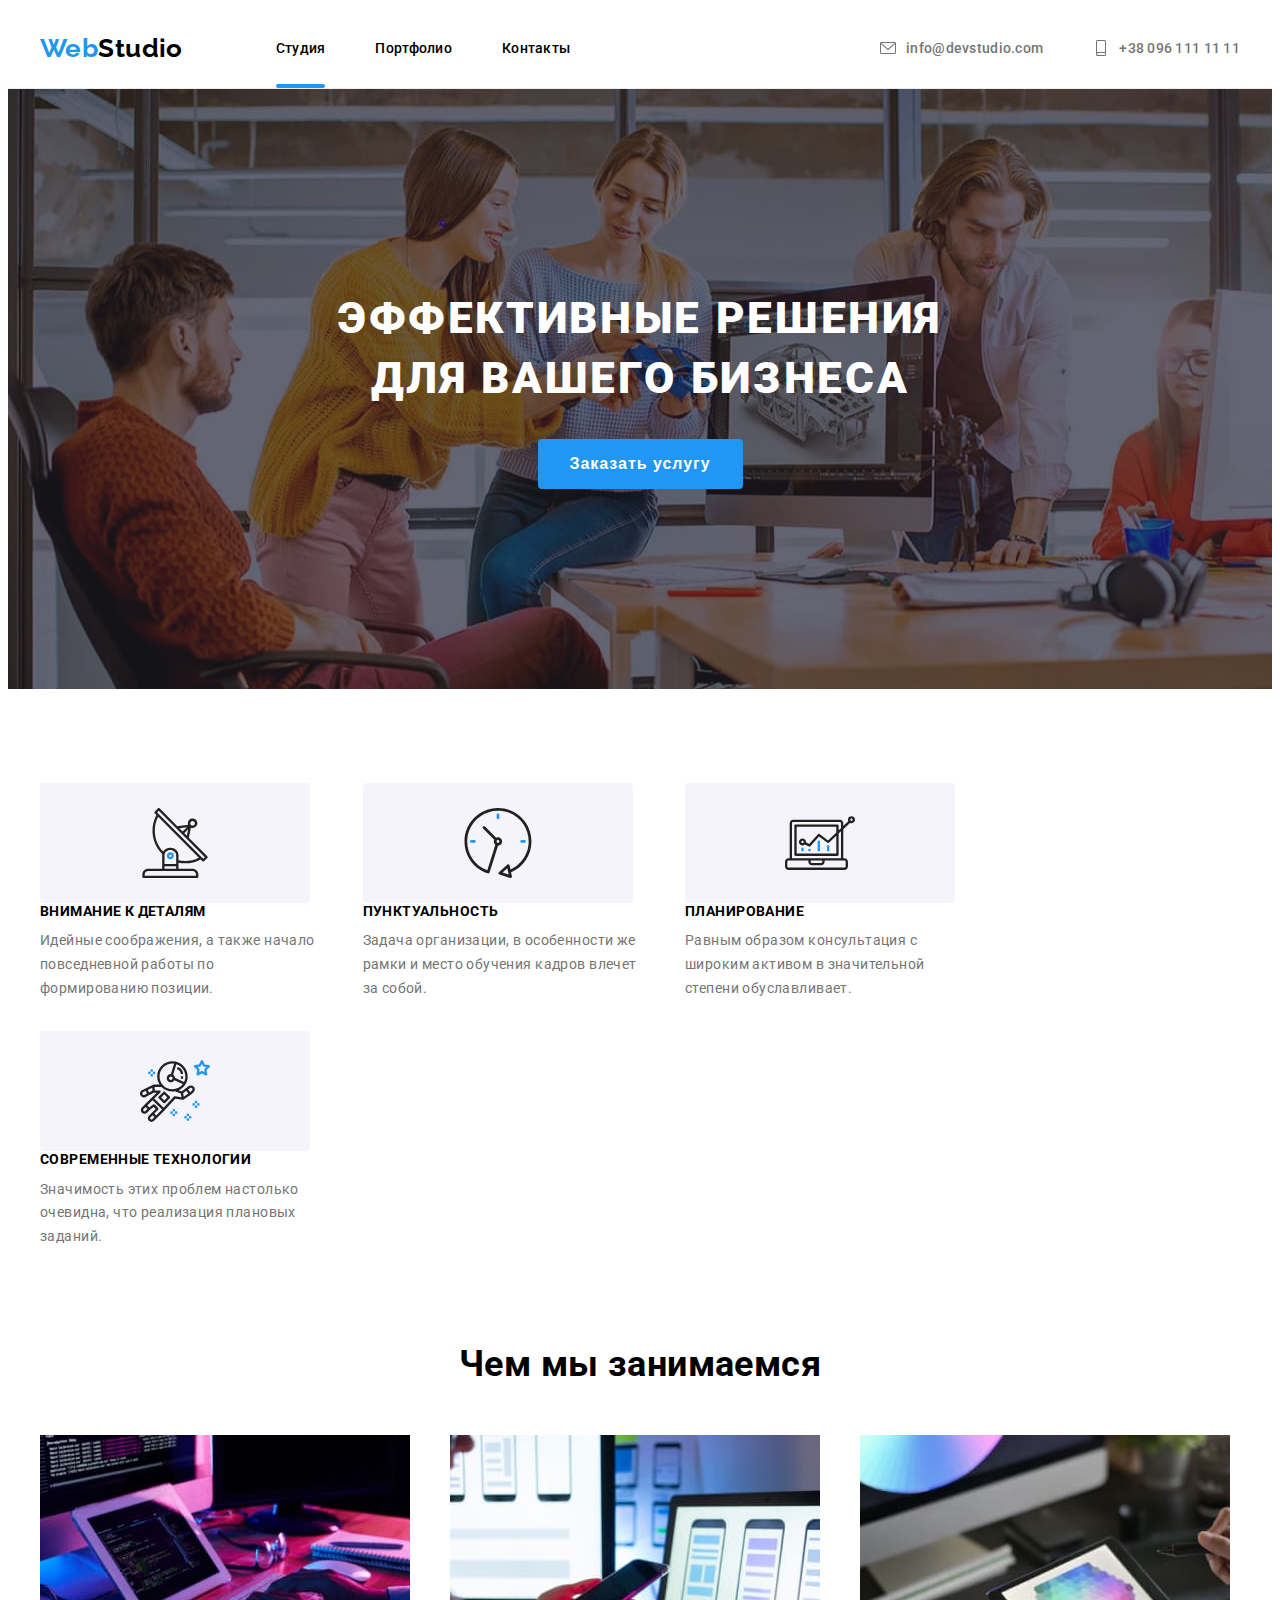
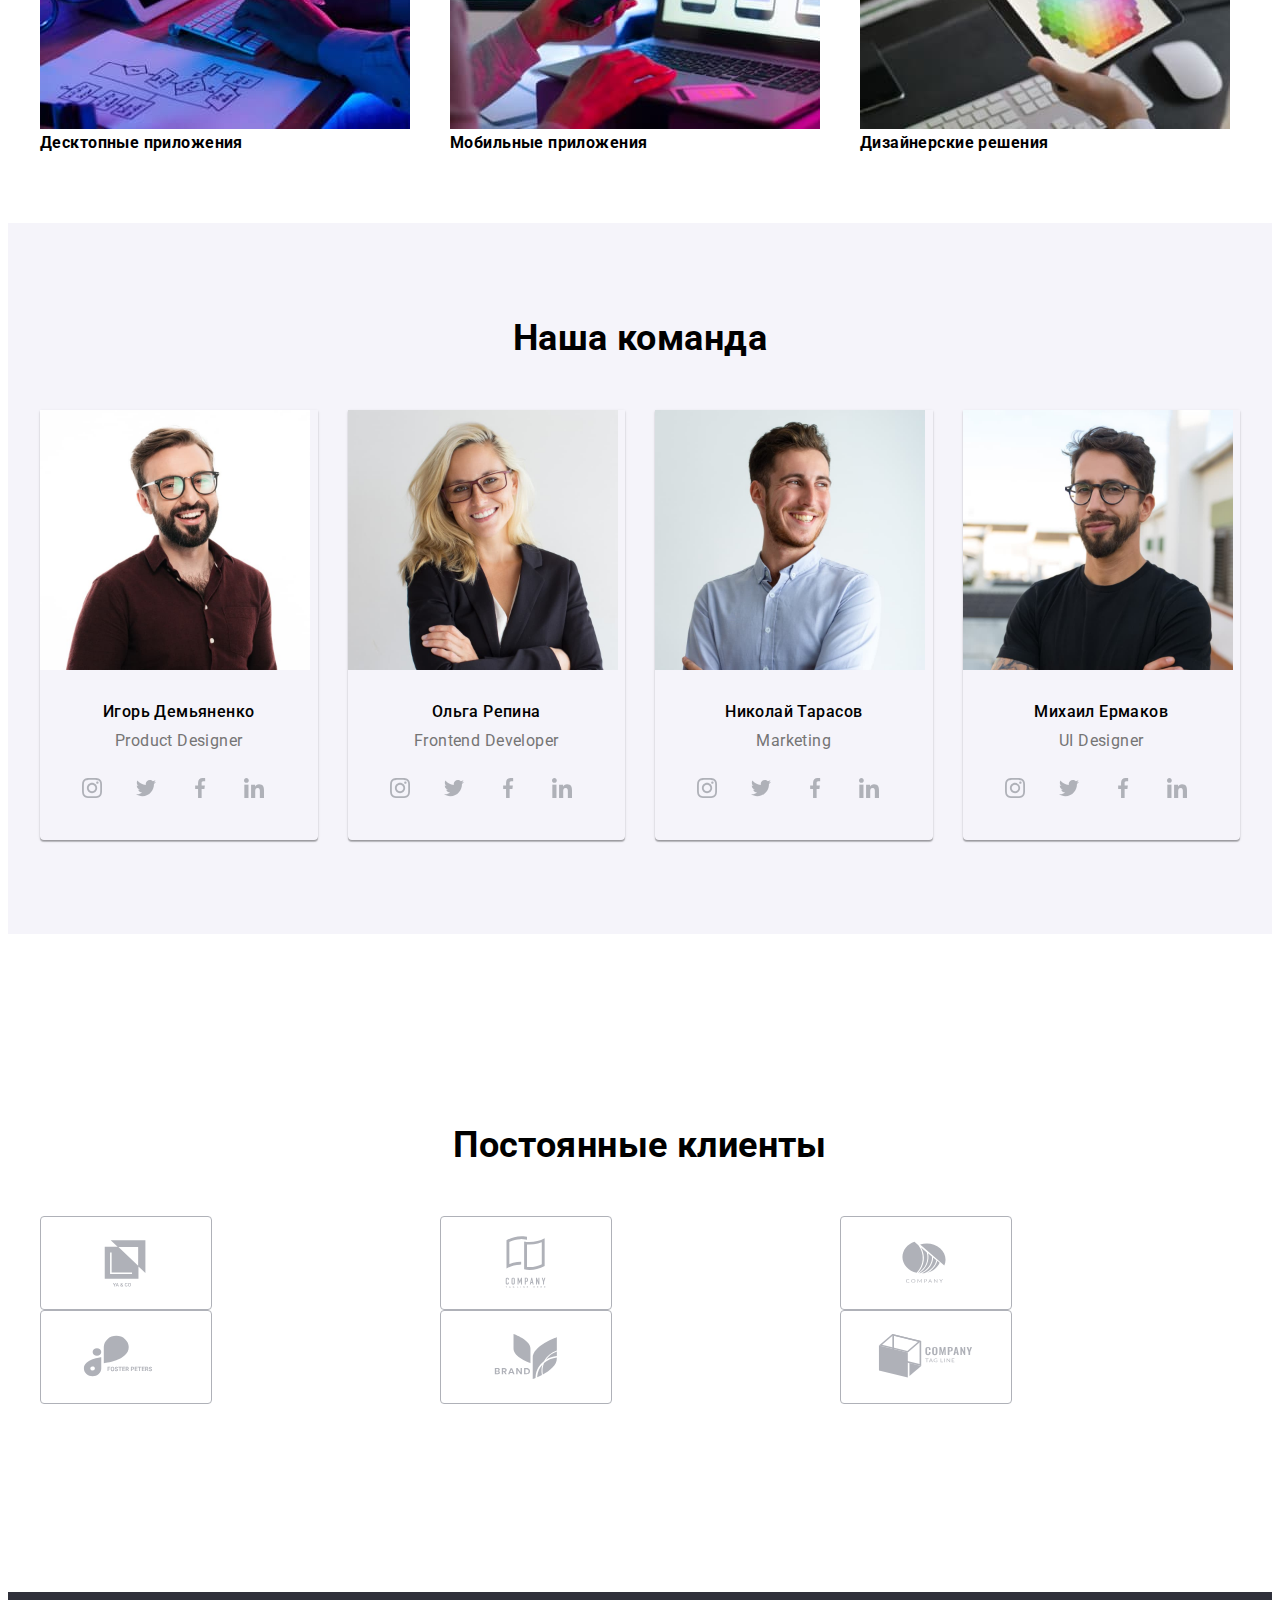
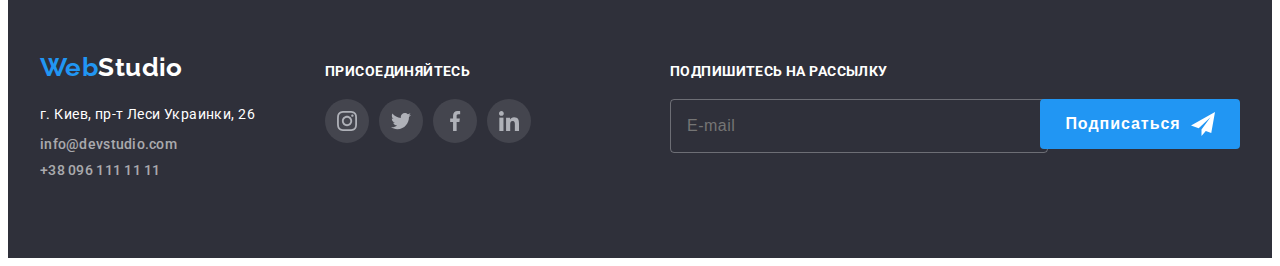
<file: index.html>
<!DOCTYPE html>
<html lang="ru">

<head>
    <meta charset="UTF-8">
    <meta http-equiv="X-UA-Compatible" content="IE=edge">
    <meta name="viewport" content="width=device-width, initial-scale=1.0">
    <link rel="preconnect" href="https://fonts.gstatic.com">
    <link
        href="https://fonts.googleapis.com/css2?family=Raleway:wght@700&family=Roboto:wght@400;500;700;900&display=swap"
        rel="stylesheet">
    <link rel="stylesheet" href="https://cdnjs.cloudflare.com/ajax/libs/modern-normalize/1.1.0/modern-normalize.min.css"
        integrity="sha512-wpPYUAdjBVSE4KJnH1VR1HeZfpl1ub8YT/NKx4PuQ5NmX2tKuGu6U/JRp5y+Y8XG2tV+wKQpNHVUX03MfMFn9Q=="
        crossorigin="anonymous" referrerpolicy="no-referrer" />
    <link rel="stylesheet" href="./css/main.min.css">
    <title>Студия</title>
</head>

<body>
    <header class="header">
        <div class="container header__container">
            <nav class="nav">
                <a class="logo header__logo" href="./index.html" lang="en"><span class="logo__part">Web</span>Studio</a>
                <ul class="nav-list">
                    <li class="nav-list__item" >
                        <a class="nav-list__link current" href="./index.html">Студия</a>
                    </li>
                    <li class="nav-list__item">
                        <a class="nav-list__link" href="./portfolio.html">Портфолио</a>
                    </li>
                    <li class="nav-list__item">
                        <a class="nav-list__link" href="">Контакты</a>
                    </li>
                </ul>
            </nav>
            <ul class="header-list">
                <li class="header-list__item">
                    <a class="contact-link" href="mailto:info@devstudio.com">
                        <svg class="contact-link__icon" width="16" height="16">
                            <use href="./image/sprite.svg#icon-envelope"></use>
                        </svg>info@devstudio.com</a>
                </li>
                <li class="header-list__item">
                    <a class="contact-link" href="tel:+380961111111">
                        <svg class="contact-link__icon" width="16" height="16">
                            <use href="./image/sprite.svg#icon-smartphone"></use>
                        </svg>
                        +38 096 111 11 11
                    </a>
                </li>
            </ul>
        </div>
    </header>

    <main>
        <section class="hero">
            <div class="container hero__container">
                <h1 class="hero__title">Эффективные решения для вашего бизнеса</h1>
                <button class="btn hero__button" type="button" data-modal-open>Заказать услугу</button>
            </div>

        </section>
        <section class="section preference-section">
            <div class="container">
                <h2 hidden>Наше преимущество</h2>
                <ul class="preference-list">
                    <li class="preference-list__item">
                        <div class="preference-list__icon">
                            <svg width="70" height="70">
                                <use href="./image/sprite.svg#icon-antenna"></use>
                            </svg>
                        </div>
                        <h3 class="preference-list__title">Внимание к деталям</h3>
                        <p class="preference-list__text">Идейные соображения, а также начало повседневной работы по
                            формированию позиции.</p>
                    </li>
                    <li class="preference-list__item">
                        <div class="preference-list__icon">
                            <svg width="70" height="70">
                                <use href="./image/sprite.svg#icon-clock"></use>
                            </svg>
                        </div>
                        <h3 class="preference-list__title">Пунктуальность</h3>
                        <p class="preference-list__text">Задача организации, в особенности же рамки и место обучения кадров
                            влечет за собой.
                        </p>
                    </li>
                    <li class="preference-list__item">
                        <div class="preference-list__icon">
                            <svg width="70" height="70">
                                <use href="./image/sprite.svg#icon-diagram"></use>
                            </svg>
                        </div>
                        <h3 class="preference-list__title">Планирование</h3>
                        <p class="preference-list__text">Равным образом консультация с широким активом в значительной степени
                            обуславливает.
                        </p>
                    </li>
                    <li class="preference-list__item">
                        <div class="preference-list__icon">
                            <svg width="70" height="70">
                                <use href="./image/sprite.svg#icon-astronaut"></use>
                            </svg>
                        </div>
                        <h3 class="preference-list__title">Современные технологии</h3>
                        <p class="preference-list__text">Значимость этих проблем настолько очевидна, что реализация плановых
                            заданий.</p>
                    </li>
                </ul>
            </div>
        </section>
        <section class="section work-section">
            <div class="container">
                <h2 class="section-title">Чем мы занимаемся</h2>
                <ul class="work-section__list">
                    <li class="work-section__item">
                        <div class="work-card">
                            <img src="./image/box1.jpg" alt="написание кода" width="370" height="294">
                            <h3 class="work-card__title">Десктопные приложения</h3>
                        </div>
                    </li>
                    <li class="work-section__item">
                        <div class="work-card">
                            <img src="./image/box2.jpg" alt="макеты мобильного приложения" width="370" height="294">
                            <h3 class="work-card__title">Мобильные приложения</h3>
                        </div>
                    </li>
                    <li class="work-section__item">
                        <div class="work-card">
                            <img src="./image/box3.jpg" alt="цветовая палитра" width="370" height="294">
                            <h3 class="work-card__title">Дизайнерские решения</h3>
                        </div>
                    </li>
                </ul>
            </div>
        </section>
        <section class="section team-section">
            <div class="container">
                <h2 class="section-title">Наша команда</h2>
                <ul class="team-section__list">
                    <li class="team-section__item">
                        <div class="card-thumb">
                            <img src="./image/Product-Designer.jpg" alt="Игорь Демьяненко" width="270" height="260">
                        </div>
                        <div class="card-component">
                            <h3 class="employee">Игорь Демьяненко</h3>
                            <p class="specialty">Product Designer</p>
                            <ul class="social-networks">
                                <li class="social-networks__item">
                                    <a href="" class="social-networks__link">
                                        <svg class="social-networks__icon">
                                            <use href="./image/sprite.svg#icon-instagram"></use>
                                        </svg>
                                    </a>
                                </li>
                                <li class="social-networks__item">
                                    <a href="" class="social-networks__link">
                                        <svg class="social-networks__icon">
                                            <use href="./image/sprite.svg#icon-twitter"></use>
                                        </svg>
                                    </a>
                                </li>
                                <li class="social-networks__item">
                                    <a href="" class="social-networks__link">
                                        <svg class="social-networks__icon">
                                            <use href="./image/sprite.svg#icon-facebook"></use>
                                        </svg>
                                    </a>
                                </li>
                                <li class="social-networks__item">
                                    <a href="" class="social-networks__link">
                                        <svg class="social-networks__icon">
                                            <use href="./image/sprite.svg#icon-linkedin"></use>
                                        </svg>
                                    </a>
                                </li>
                            </ul>
                        </div>
                    </li>

                    <li class="team-section__item">
                        <div class="card-thumb">
                            <img src="./image/Frontend-Developer.jpg" alt="Ольга Репина" width="270" height="260">
                        </div>
                        <div class="card-component">
                            <h3 class="employee">Ольга Репина</h3>
                            <p class="specialty">Frontend Developer</p>
                            <ul class="social-networks">
                                <li class="social-networks__item">
                                    <a href="" class="social-networks__link">
                                        <svg class="social-networks__icon">
                                            <use href="./image/sprite.svg#icon-instagram"></use>
                                        </svg>
                                    </a>
                                </li>
                                <li class="social-networks__item">
                                    <a href="" class="social-networks__link">
                                        <svg class="social-networks__icon">
                                            <use href="./image/sprite.svg#icon-twitter"></use>
                                        </svg>
                                    </a>
                                </li>
                                <li class="social-networks__item">
                                    <a href="" class="social-networks__link">
                                        <svg class="social-networks__icon">
                                            <use href="./image/sprite.svg#icon-facebook"></use>
                                        </svg>
                                    </a>
                                </li>
                                <li class="social-networks__item">
                                    <a href="" class="social-networks__link">
                                        <svg class="social-networks__icon">
                                            <use href="./image/sprite.svg#icon-linkedin"></use>
                                        </svg>
                                    </a>
                                </li>
                            </ul>
                        </div>
                    </li>

                    <li class="team-section__item">
                        <div class="card-thumb">
                            <img src="./image/Marketing.jpg" alt="Николай Тарасов" width="270" height="260">
                        </div>
                        <div class="card-component">
                            <h3 class="employee">Николай Тарасов</h3>
                            <p class="specialty">Marketing</p>
                            <ul class="social-networks">
                                <li class="social-networks__item">
                                    <a href="" class="social-networks__link">
                                        <svg class="social-networks__icon">
                                            <use href="./image/sprite.svg#icon-instagram"></use>
                                        </svg>
                                    </a>
                                </li>
                                <li class="social-networks__item">
                                    <a href="" class="social-networks__link">
                                        <svg class="social-networks__icon">
                                            <use href="./image/sprite.svg#icon-twitter"></use>
                                        </svg>
                                    </a>
                                </li>
                                <li class="social-networks__item">
                                    <a href="" class="social-networks__link">
                                        <svg class="social-networks__icon">
                                            <use href="./image/sprite.svg#icon-facebook"></use>
                                        </svg>
                                    </a>
                                </li>
                                <li class="social-networks__item">
                                    <a href="" class="social-networks__link">
                                        <svg class="social-networks__icon">
                                            <use href="./image/sprite.svg#icon-linkedin"></use>
                                        </svg>
                                    </a>
                                </li>
                            </ul>
                        </div>
                    </li>

                    <li class="team-section__item">
                        <div class="card-thumb">
                            <img class="team-img" src="./image/UI-Designer.jpg" alt="Михаил Ермаков" width="270"
                                height="260">
                        </div>
                        <div class="card-component">
                            <h3 class="employee">Михаил Ермаков</h3>
                            <p class="specialty">UI Designer</p>
                            <ul class="social-networks">
                                <li class="social-networks__item">
                                    <a href="" class="social-networks__link">
                                        <svg class="social-networks__icon">
                                            <use href="./image/sprite.svg#icon-instagram"></use>
                                        </svg>
                                    </a>
                                </li>
                                <li class="social-networks__item">
                                    <a href="" class="social-networks__link">
                                        <svg class="social-networks__icon">
                                            <use href="./image/sprite.svg#icon-twitter"></use>
                                        </svg>
                                    </a>
                                </li>
                                <li class="social-networks__item">
                                    <a href="" class="social-networks__link">
                                        <svg class="social-networks__icon">
                                            <use href="./image/sprite.svg#icon-facebook"></use>
                                        </svg>
                                    </a>
                                </li>
                                <li class="social-networks__item">
                                    <a href="" class="social-networks__link">
                                        <svg class="social-networks__icon">
                                            <use href="./image/sprite.svg#icon-linkedin"></use>
                                        </svg>
                                    </a>
                                </li>
                            </ul>
                        </div>
                    </li>
                </ul>
            </div>
        </section>

        <section class="section customer-section">
            <div class="container customer-section__container">
                <h2 class="section-title">Постоянные клиенты</h2>
                <ul class="customer-list">
                    <li class="customer-list__item">
                        <a class="customer-list__link" href="">
                            <svg class="customer-list__icon" width="106" height="60">
                                <use href="./image/sprite.svg#icon-logo"></use>
                            </svg>
                        </a>
                    </li>
                    <li class="customer-list__item">
                        <a class="customer-list__link" href="">
                            <svg class="customer-list__icon" width="106" height="60">
                                <use href="./image/sprite.svg#icon-logo1"></use>
                            </svg>
                        </a>
                    </li>
                    <li class="customer-list__item">
                        <a class="customer-list__link" href="">
                            <svg class="customer-list__icon" width="106" height="60">
                                <use href="./image/sprite.svg#icon-logo2"></use>
                            </svg>
                        </a>
                    </li>
                    <li class="customer-list__item">
                        <a class="customer-list__link" href="">
                            <svg class="customer-list__icon" width="106" height="60">
                                <use href="./image/sprite.svg#icon-logo3"></use>
                            </svg>
                        </a>
                    </li>
                    <li class="customer-list__item">
                        <a class="customer-list__link" href="">
                            <svg class="customer-list__icon" width="106" height="60">
                                <use href="./image/sprite.svg#icon-logo4"></use>
                            </svg>
                        </a>
                    </li>
                    <li class="customer-list__item">
                        <a class="customer-list__link" href="">
                            <svg class="customer-list__icon" width="106" height="60">
                                <use href="./image/sprite.svg#icon-logo5"></use>
                            </svg>
                        </a>
                    </li>
                </ul>
            </div>
        </section>
    </main>

    <footer class="footer">
        <div class="container footer__container">
            <div class="footer__address">
                <a class="logo footer__logo" href="/index.html" lang="en"><span class="logo__part">Web</span>Studio</a>
                <address>
                    <ul class="address-list footer__address-list">
                        <li class="address-list__item">
                            <a class="address-list__link" href="https://goo.gl/maps/XUeU43AZjisHMiNE7" target="_blank"
                                rel="noopener noreferrer">г. Киев, пр-т Леси Украинки, 26</a>
                        </li>
                        <li class="address-list__item">
                            <a class="contact-link" href="mailto:info@devstudio.com">info@devstudio.com</a>
                        </li>
                        <li class="address-list__item">
                            <a class="contact-link" href="tel:+380961111111">+38 096 111 11 11</a>
                        </li>
                    </ul>
                </address>
            </div>
            <div class="footer__network">
                <h2 class="footer__title">присоединяйтесь</h2>
                <ul class="social-networks">
                    <li class="social-networks__item">
                        <a href="" class="social-networks__link social-networks__link-dark">
                            <svg class="social-networks__icon">
                                <use class="social-networks__network" href="./image/sprite.svg#icon-instagram"></use>
                            </svg>
                        </a>
                    </li>
                    <li class="social-networks__item">
                        <a href="" class="social-networks__link social-networks__link-dark">
                            <svg class="social-networks__icon">
                                <use class="social-networks__network" href="./image/sprite.svg#icon-twitter"></use>
                            </svg>
                        </a>
                    </li>
                    <li class="social-networks__item">
                        <a href="" class="social-networks__link social-networks__link-dark">
                            <svg class="social-networks__icon">
                                <use class="social-networks__network" href="./image/sprite.svg#icon-facebook"></use>
                            </svg>
                        </a>
                    </li>
                    <li class="social-networks__item">
                        <a href="" class="social-networks__link social-networks__link-dark">
                            <svg class="social-networks__icon">
                                <use class="social-networks__network" href="./image/sprite.svg#icon-linkedin"></use>
                            </svg>
                        </a>
                    </li>
                </ul>
            </div>

            <div class="footer__form-container">
                <h2 class="footer__title">Подпишитесь на рассылку</h2>
                <form action="#" class=" form footer-form">
                    <label class="footer-form__field">
                        <input type="email" class="footer-form__input" name="user-email" placeholder="E-mail">
                    </label>
                    <button type="submit" class="footer-form__btn">Подписаться
                        <svg class="footer-form__icon" width="24" height="24">
                            <use href="./image/sprite.svg#icon-send"></use>
                        </svg>
                    </button>
                </form>
            </div>

        </div>
    </footer>
    <div class="backdrop is-hidden" data-modal>
        <div class="modal">
            <button type="button" class="modal__close-btn" data-modal-close>
                <svg width="18" height="18">
                    <use href="./image/sprite.svg#icon-close-black-18dp-2"></use>
                </svg>
            </button>
            <form action="#" class="modal-form">
                <p class="modal-form__title">Оставьте свои данные, мы вам перезвоним</p>
                <label class="modal-form__field">
                    Имя
                    <span class="modal-form__box">
                        <input type="text" class="modal-form__input" name="user-name" minlength="2"
                            pattern="[a-zA-Zа-яёА-ЯЁ]+" title="Имя должно содержать символы кирилицы или латиницы"
                            required>
                        <svg class="modal-form__icon">
                            <use href="./image/sprite.svg#icon-person-black"></use>
                        </svg>
                    </span>
                </label>
                <label class="modal-form__field">
                    Телефон
                    <span class="modal-form__box">
                        <input type="tel" class="modal-form__input" name="user-phone" pattern="[0-9]{3}-[0-9]{3}-[0-9]{2}-[0-9]{2}" title="096-000-00-00" required>
                        <svg class="modal-form__icon">
                            <use href="./image/sprite.svg#icon-phone-black"></use>
                        </svg>
                    </span>
                </label>
                <label class="modal-form__field">
                    Почта
                    <span class="modal-form__box">
                        <input type="email" class="modal-form__input" name="user-email">
                        <svg class="modal-form__icon">
                            <use href="./image/sprite.svg#icon-email-black"></use>
                        </svg>
                    </span>
                </label>
                <label class="modal-form__field">
                    Комментарий
                    <textarea class="modal-form__message" placeholder="Введите текст"></textarea>
                </label>

                <input type="checkbox" class="modal-form__checkbox visually-hidden" id="accept-policy">
                <label for="accept-policy" class="modal-form__checkbox-label">Соглашаюсь с рассылкой и принимаю&nbsp;<a href="#" class="modal-form__label-link">Условия договора</a></label>
                <button type="submit" class="modal-form__btn">Отправить</button>
            </form>
        </div>
    </div>
    <script src="./js/modal.js"></script>
</body>

</html>
</file>
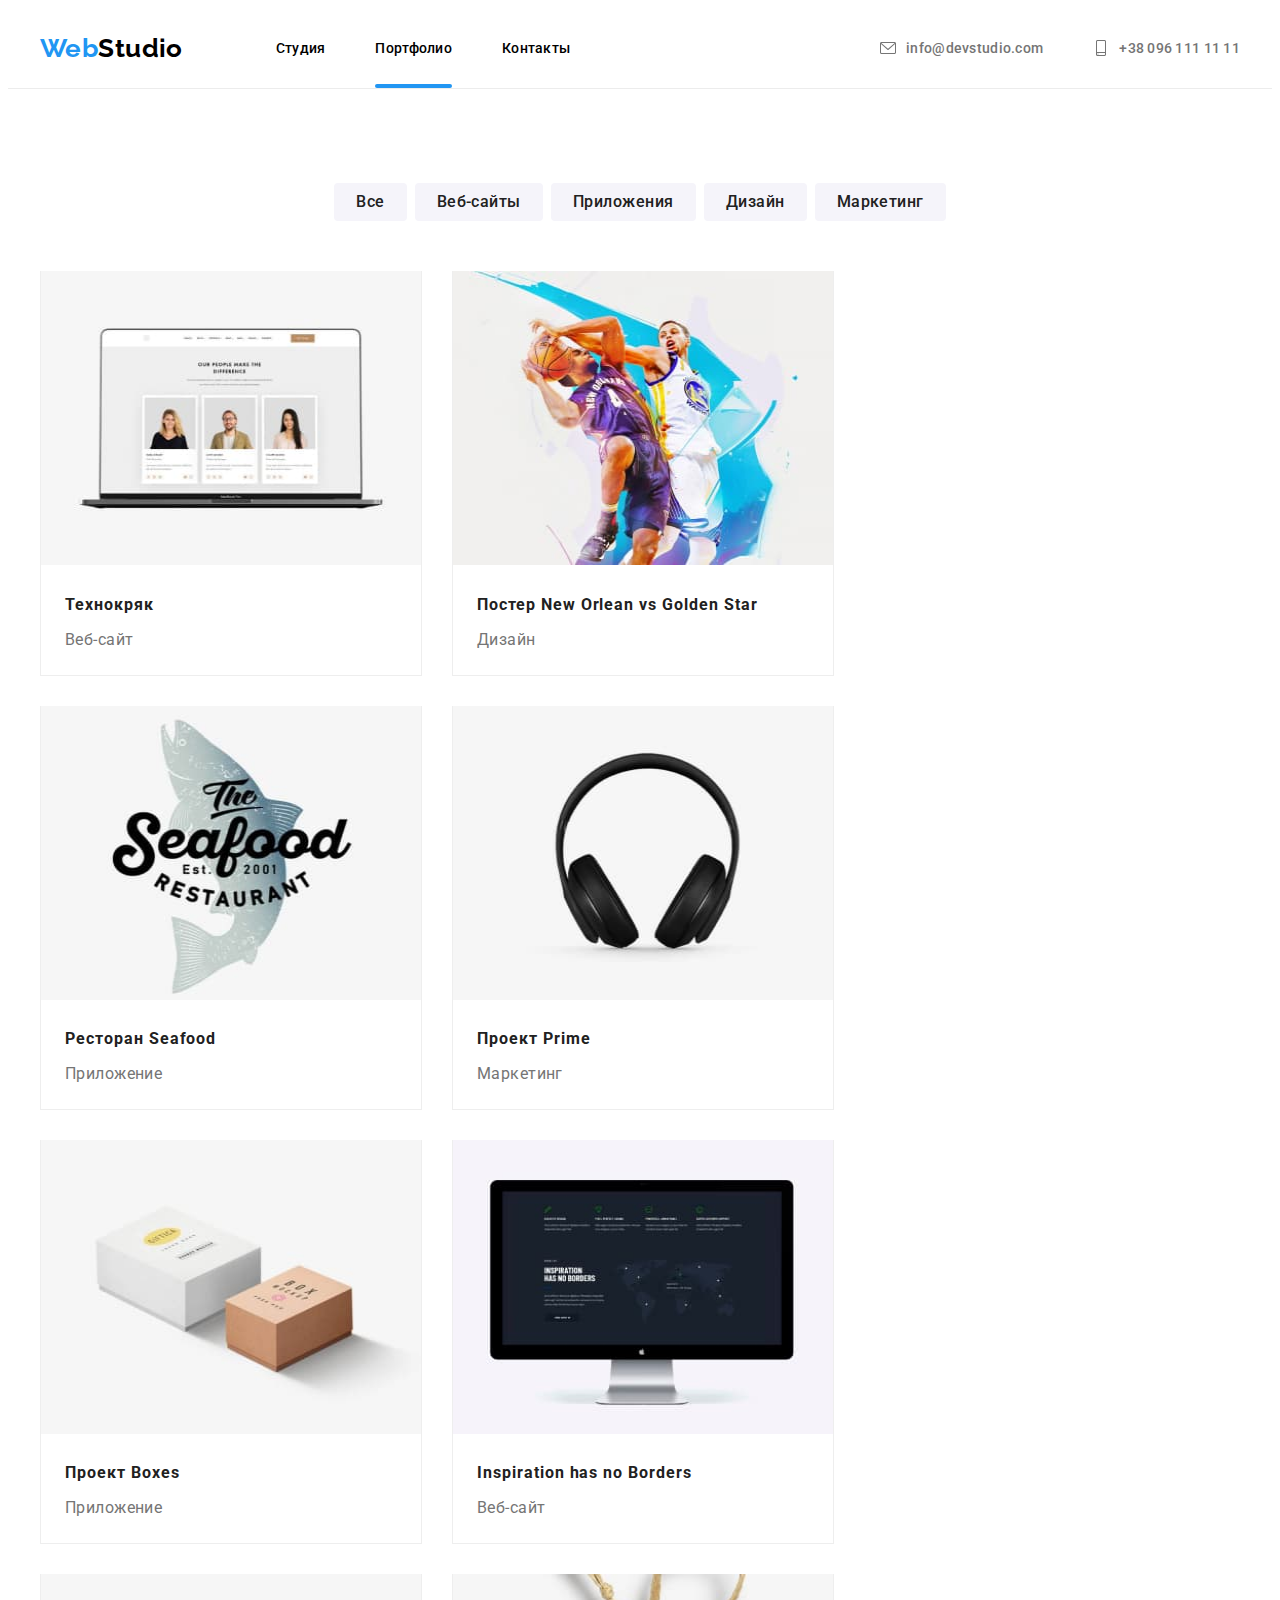
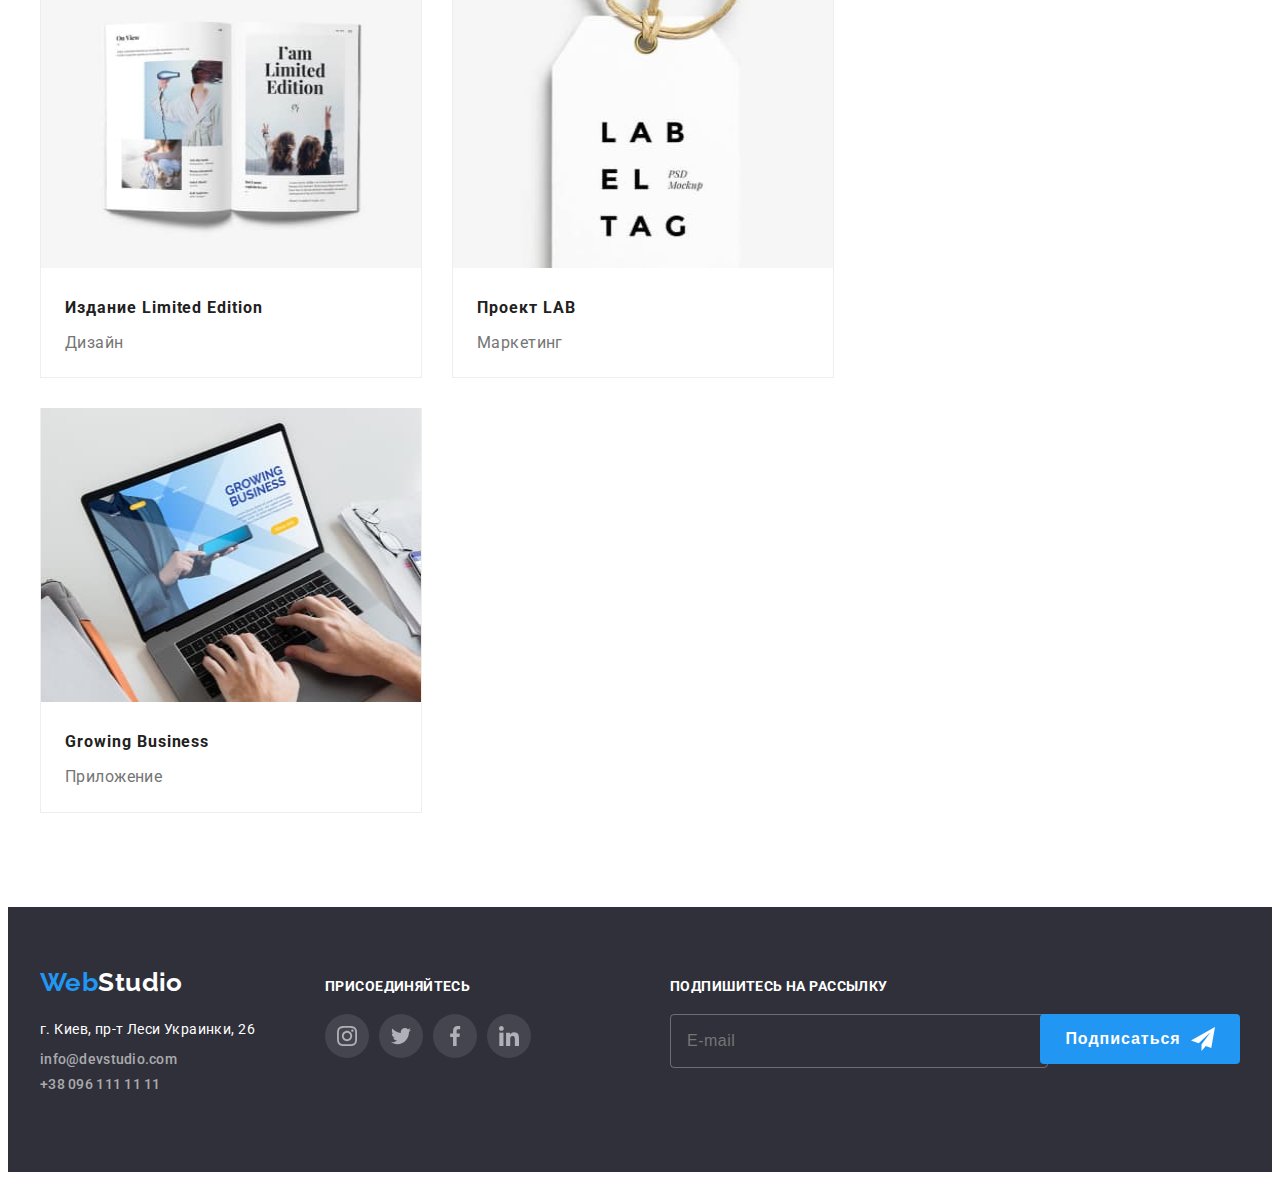
<file: portfolio.html>
<!DOCTYPE html>
<html lang="en">

<head>
    <meta charset="UTF-8">
    <meta http-equiv="X-UA-Compatible" content="IE=edge">
    <meta name="viewport" content="width=device-width, initial-scale=1.0">
    <link rel="preconnect" href="https://fonts.gstatic.com">
    <link
        href="https://fonts.googleapis.com/css2?family=Raleway:wght@700&family=Roboto:wght@400;500;700;900&display=swap"
        rel="stylesheet">
    <link rel="stylesheet" href="https://cdnjs.cloudflare.com/ajax/libs/modern-normalize/1.1.0/modern-normalize.min.css"
        integrity="sha512-wpPYUAdjBVSE4KJnH1VR1HeZfpl1ub8YT/NKx4PuQ5NmX2tKuGu6U/JRp5y+Y8XG2tV+wKQpNHVUX03MfMFn9Q=="
        crossorigin="anonymous" referrerpolicy="no-referrer" />
    <link rel="stylesheet" href="./css/main.min.css">
    <title>Студия</title>
</head>

<body>
    <header class="header">
        <div class="container header__container">
            <nav class="nav">
                <a class="logo header__logo" href="./index.html" lang="en"><span class="logo__part">Web</span>Studio</a>
                <ul class="nav-list">
                    <li class="nav-list__item">
                        <a class="nav-list__link" href="./index.html">Студия</a>
                    </li>
                    <li class="nav-list__item">
                        <a class="nav-list__link current" href="./portfolio.html">Портфолио</a>
                    </li>
                    <li class="nav-list__item">
                        <a class="nav-list__link" href="">Контакты</a>
                    </li>
                </ul>
            </nav>
            <ul class="header-list">
                <li class="header-list__item">
                    <a class="contact-link" href="mailto:info@devstudio.com">
                        <svg class="contact-link__icon" width="16" height="16">
                            <use href="./image/sprite.svg#icon-envelope"></use>
                        </svg>info@devstudio.com</a>
                </li>
                <li class="header-list__item">
                    <a class="contact-link" href="tel:+380961111111">
                        <svg class="contact-link__icon" width="16" height="16">
                            <use href="./image/sprite.svg#icon-smartphone"></use>
                        </svg>
                        +38 096 111 11 11
                    </a>
                </li>
            </ul>
        </div>
    </header>

    <main>
        <section class="section portfolio-section">
            <h2 hidden>Portfolio</h2>
            <div class="container">
                <ul class="portfolio__button-list">
                    <li class="portfolio__button-item">
                        <button class="btn portfolio__button" type="button">Все</button>
                    </li>
                    <li class="portfolio__button-item">
                        <button class="btn portfolio__button" type="button">Веб-сайты</button>
                    </li>
                    <li class="portfolio__button-item">
                        <button class="btn portfolio__button" type="button">Приложения</button>
                    </li>
                    <li class="portfolio__button-item">
                        <button class="btn portfolio__button" type="button">Дизайн</button>
                    </li>
                    <li class="portfolio__button-item">
                        <button class="btn portfolio__button" type="button">Маркетинг</button>
                    </li>
                </ul>

                <ul class="portfolio-list">
                    <li class="portfolio-list__item">
                        <a class="portfolio-list__link" href="">
                            <div class="product">
                                <div class="product__thumb">
                                    <img class="product__img" src="./image/hw2img1.jpg" alt="сайт технокряк"
                                        width="370" height="294">
                                    <p class="product__overlay">Технокряк это современная площадка распространения коронавируса. Компании используют эту платформу для цифрового
                                    шпионажа и атак на защищённые сервера конкурентов.</p>
                                </div>
                                <div class="product__content">
                                    <h2 class="product__title">Технокряк</h2>
                                    <p class="product__text">Веб-сайт</p>
                                </div>
                            </div>
                        </a>
                    </li>
                    <li class="portfolio-list__item">
                        <a class="portfolio-list__link" href="">
                            <div class="product">
                                <div class="product__thumb">
                                    <img class="product__img" src="./image/hw2img2.jpg" alt="два баскетболиста"
                                        width="370" height="294">
                                    <p class="product__overlay">Технокряк это современная площадка распространения коронавируса. Компании используют эту платформу
                                        для цифрового
                                        шпионажа и атак на защищённые сервера конкурентов.</p>
                                </div>
                                <div class="product__content">
                                    <h2 class="product__title">Постер New Orlean vs Golden Star</h2>
                                    <p class="product__text">Дизайн</p>
                                </div>
                            </div>
                        </a>
                    </li>
                    <li class="portfolio-list__item">
                        <a class="portfolio-list__link" href="">
                            <div class="product">
                                <div class="product__thumb">
                                    <img class="product__img" src="./image/hw2img3.jpg" alt="логотип ресторана"
                                        width="370" height="294">
                                    <p class="product__overlay">Технокряк это современная площадка распространения коронавируса. Компании используют эту платформу
                                        для цифрового
                                        шпионажа и атак на защищённые сервера конкурентов.</p>
                                </div>
                                <div class="product__content">
                                    <h2 class="product__title">Ресторан Seafood</h2>
                                    <p class="product__text">Приложение</p>
                                </div>
                            </div>
                        </a>
                    </li>
                    <li class="portfolio-list__item">
                        <a class="portfolio-list__link" href="">
                            <div class="product">
                                <div class="product__thumb">
                                    <img class="product__img" src="./image/hw3img4.jpg" alt="наушники" width="370"
                                        height="294">
                                    <p class="product__overlay">Технокряк это современная площадка распространения коронавируса. Компании используют эту платформу
                                        для цифрового
                                        шпионажа и атак на защищённые сервера конкурентов.</p>
                                </div>
                                <div class="product__content">
                                    <h2 class="product__title">Проект Prime</h2>
                                    <p class="product__text">Маркетинг</p>
                                </div>
                            </div>
                        </a>
                    </li>
                    <li class="portfolio-list__item">
                        <a class="portfolio-list__link" href="">
                            <div class="product">
                                <div class="product__thumb">
                                    <img class="product__img" src="./image/hw2img5.jpg" alt="две коробки" width="370"
                                        height="294">
                                    <p class="product__overlay">Технокряк это современная площадка распространения коронавируса. Компании используют эту платформу
                                        для цифрового
                                        шпионажа и атак на защищённые сервера конкурентов.</p>
                                </div>
                                <div class="product__content">
                                    <h2 class="product__title">Проект Boxes</h2>
                                    <p class="product__text">Приложение</p>
                                </div>
                            </div>
                        </a>
                    </li>
                    <li class="portfolio-list__item">
                        <a class="portfolio-list__link" href="">
                            <div class="product">
                                <div class="product__thumb">
                                    <img class="product__img" src="./image/hw2img6.jpg" alt="моноблок" width="370"
                                        height="294">
                                    <p class="product__overlay">Технокряк это современная площадка распространения коронавируса. Компании используют эту платформу
                                        для цифрового
                                        шпионажа и атак на защищённые сервера конкурентов.</p>
                                </div>
                                <div class="product__content">
                                    <h2 class="product__title">Inspiration has no Borders</h2>
                                    <p class="product__text">Веб-сайт</p>
                                </div>
                            </div>
                        </a>
                    </li>
                    <li class="portfolio-list__item">
                        <a class="portfolio-list__link" href="">
                            <div class="product">
                                <div class="product__thumb">
                                    <img class="product__img" src="./image/hw2img7.jpg" alt="открытый журнал"
                                        width="370" height="294">
                                    <p class="product__overlay">Технокряк это современная площадка распространения коронавируса. Компании используют эту платформу
                                        для цифрового
                                        шпионажа и атак на защищённые сервера конкурентов.</p>
                                </div>
                                <div class="product__content">
                                    <h2 class="product__title">Издание Limited Edition</h2>
                                    <p class="product__text">Дизайн</p>
                                </div>
                            </div>
                        </a>
                    </li>
                    <li class="portfolio-list__item">
                        <a class="portfolio-list__link" href="">
                            <div class="product">
                                <div class="product__thumb">
                                    <img class="product__img" src="./image/hw2img8.jpg" alt="этикетка бренда"
                                        width="370" height="294">
                                    <p class="product__overlay">Технокряк это современная площадка распространения коронавируса. Компании используют эту платформу
                                        для цифрового
                                        шпионажа и атак на защищённые сервера конкурентов.</p>
                                </div>
                                <div class="product__content">
                                    <h2 class="product__title">Проект LAB</h2>
                                    <p class="product__text">Маркетинг</p>
                                </div>
                            </div>
                        </a>
                    </li>
                    <li class="portfolio-list__item">
                        <a class="portfolio-list__link" href="">
                            <div class="product">
                                <div class="product__thumb">
                                    <img class="product__img" src="./image/hw3img9.jpg" alt="работа за ноутбуком"
                                        width="370" height="294">
                                    <p class="product__overlay">Технокряк это современная площадка распространения коронавируса. Компании используют эту платформу
                                        для цифрового
                                        шпионажа и атак на защищённые сервера конкурентов.</p>
                                </div>
                                <div class="product__content">
                                    <h2 class="product__title">Growing Business</h2>
                                    <p class="product__text">Приложение</p>
                                </div>
                            </div>
                        </a>
                    </li>
                </ul>
            </div>
        </section>
    </main>

    <footer class="footer">
        <div class="container footer__container">
            <div class="footer__address">
                <a class="logo footer__logo" href="/index.html" lang="en"><span class="logo__part">Web</span>Studio</a>
                <address>
                    <ul class="address-list footer__address-list">
                        <li class="address-list__item">
                            <a class="address-list__link" href="https://goo.gl/maps/XUeU43AZjisHMiNE7" target="_blank"
                                rel="noopener noreferrer">г. Киев, пр-т Леси Украинки, 26</a>
                        </li>
                        <li class="address-list__item">
                            <a class="contact-link" href="mailto:info@devstudio.com">info@devstudio.com</a>
                        </li>
                        <li class="address-list__item">
                            <a class="contact-link" href="tel:+380961111111">+38 096 111 11 11</a>
                        </li>
                    </ul>
                </address>
            </div>
            <div class="footer__network">
                <h2 class="footer__title">присоединяйтесь</h2>
                <ul class="social-networks">
                    <li class="social-networks__item">
                        <a href="" class="social-networks__link social-networks__link-dark">
                            <svg class="social-networks__icon">
                                <use class="social-networks__network" href="./image/sprite.svg#icon-instagram"></use>
                            </svg>
                        </a>
                    </li>
                    <li class="social-networks__item">
                        <a href="" class="social-networks__link social-networks__link-dark">
                            <svg class="social-networks__icon">
                                <use class="social-networks__network" href="./image/sprite.svg#icon-twitter"></use>
                            </svg>
                        </a>
                    </li>
                    <li class="social-networks__item">
                        <a href="" class="social-networks__link social-networks__link-dark">
                            <svg class="social-networks__icon">
                                <use class="social-networks__network" href="./image/sprite.svg#icon-facebook"></use>
                            </svg>
                        </a>
                    </li>
                    <li class="social-networks__item">
                        <a href="" class="social-networks__link social-networks__link-dark">
                            <svg class="social-networks__icon">
                                <use class="social-networks__network" href="./image/sprite.svg#icon-linkedin"></use>
                            </svg>
                        </a>
                    </li>
                </ul>
            </div>
    
            <div class="footer__form-container">
                <h2 class="footer__title">Подпишитесь на рассылку</h2>
                <form action="#" class=" form footer-form">
                    <label class="footer-form__field">
                        <input type="email" class="footer-form__input" name="user-email" placeholder="E-mail">
                    </label>
                    <button type="submit" class="footer-form__btn">Подписаться
                        <svg class="footer-form__icon" width="24" height="24">
                            <use href="./image/sprite.svg#icon-send"></use>
                        </svg>
                    </button>
                </form>
            </div>
    
        </div>
    </footer>
</body>

</html>
</file>
<file: css/main.min.css>
:root{--color-accent: #2196f3;--main-color: #000000;--secondary-color: #ffffff;--main-font: 'Roboto', sans-serif;--background-color: #2f303a;--portfolio-main-color: #212121;--text-color: #757575;--button-color: #f5f4fa;--svg-color: #afb1b8;--main-padding: 94px;--main-margin: 30px;--main-duration: 250ms;--main-timing-function: cubic-bezier(0.4, 0, 0.2, 1)}.visually-hidden{position:absolute !important;clip:rect(1px 1px 1px 1px);clip:rect(1px, 1px, 1px, 1px);padding:0 !important;border:0 !important;height:1px !important;width:1px !important;overflow:hidden}.current{color:var(--color-accent)}.current::after{position:absolute;left:0;bottom:0;content:'';display:block;width:100%;height:4px;border-radius:2px;background-color:var(--color-accent)}body{font-weight:400;font-size:14px;font-style:normal;line-height:1.17;letter-spacing:0.03em;color:var(--main-color);font-family:var(--main-font)}h1,h2,h3,h4,h5,h6,p{margin:0}ol,ul{padding:0;margin:0}.img{display:block;max-width:100%;height:auto}.section{padding-top:var(--main-padding);padding-bottom:var(--main-padding)}.btn{display:block;border-radius:4px;cursor:pointer;border:none}.container{max-width:1200px;margin:0 auto;padding:0 15px}.section-title{text-align:center;font-weight:700;font-size:36px}.logo{font-family:'Raleway', sans-serif;font-weight:700;font-size:26px;line-height:1.19;text-decoration:none;color:var(--main-color)}.logo__part{color:var(--color-accent)}.header{border-bottom:1px solid #ececec;background-color:var(--secondary-color)}@media (max-width: 1199px){.header__container{padding-top:10px;padding-bottom:0px}}@media (min-width: 768px){.header__container{display:flex;align-items:center}}@media (min-width: 768px){.header__logo{margin-right:88px}}@media (min-width: 1200px){.header__logo{margin-right:93px}}.nav{display:flex;align-items:center}@media (max-width: 767px){.nav-list{display:none}}@media (min-width: 768px){.nav-list{display:flex;align-items:center;list-style:none}}.nav-list__link{position:relative;display:flex;padding-top:32px;padding-bottom:32px;font-weight:500;font-size:14px;line-height:1.17;letter-spacing:0.02em;text-decoration:none;color:var(--main-color);padding-top:32px;padding-bottom:32px;transition:color var(--main-duration) var(--main-timing-function)}.nav-list__link:hover,.nav-list__link:focus{color:var(--color-accent)}.nav-list__item:not(:last-child){margin-right:50px}@media (max-width: 767px){.header-list{display:none}}@media (min-width: 768px){.header-list{display:flex;flex-direction:column;list-style:none;margin-left:auto}}@media (min-width: 1200px){.header-list{flex-direction:row}}@media (min-width: 1200px){.header-list__item:not(:last-child){margin-right:50px}}.contact-link{display:none;display:flex;align-items:center;font-weight:500;font-size:14px;line-height:1.17;letter-spacing:0.02em;text-decoration:none;color:var(--text-color);transition:color var(--main-duration) var(--main-timing-function)}@media (max-width: 1199px){.contact-link{margin-bottom:10px}}@media (min-width: 1200px){.contact-link{padding-top:32px;padding-bottom:32px}}.contact-link:hover,.contact-link:focus{color:var(--color-accent)}.contact-link__icon{margin-right:10px;fill:var(--text-color);transition:fill var(--main-duration) var(--main-timing-function)}.contact-link:hover .contact-link__icon,.contact-link:focus .contact-link__icon{fill:var(--color-accent)}@media (max-width: 767px){.hero{background-color:var(--background-color);background-image:linear-gradient(rgba(47,48,58,0.4), rgba(47,48,58,0.4)),url(../image/h.jpg);background-size:cover;background-repeat:no-repeat;background-position:center;box-shadow:0px 4px 4px rgba(0,0,0,0.25);max-width:1600px;margin:0 auto}}@media (min-width: 768px){.hero{display:flex;background-image:linear-gradient(rgba(47,48,58,0.4), rgba(47,48,58,0.4)),url(../image/h.jpg)}}@media (min-width: 1200px){.hero{padding-top:200px;padding-bottom:200px;background-image:linear-gradient(rgba(47,48,58,0.4), rgba(47,48,58,0.4)),url(../image/h.jpg)}}.hero__container{max-width:696px}.hero__title{text-align:center;margin-bottom:var(--main-margin);font-weight:900;font-size:44px;line-height:1.36;color:var(--secondary-color);letter-spacing:0.06em;text-transform:uppercase}.hero__button{margin-left:auto;margin-right:auto;padding:10px 32px;font-weight:700;font-size:16px;line-height:1.87;background-color:var(--color-accent);color:var(--secondary-color);letter-spacing:0.06em;transition:background-color var(--main-duration) var(--main-timing-function)}.hero__button:hover,.hero__button:focus{background-color:#188ce8}@media (max-width: 767px){.preference-section{padding-right:15px;padding-left:15px}}.preference-list{list-style:none}@media (min-width: 768px){.preference-list{display:flex;flex-wrap:wrap;margin:-15px}}@media (min-width: 768px){.preference-list__item{width:calc(100% / 2 - 30px);margin:15px}}@media (min-width: 1200px){.preference-list__item{width:calc(100% / 4 - var(--main-margin));margin-right:var(--main-margin)}}.preference-list__icon{display:flex;align-items:center;justify-content:center;width:270px;height:120px;background-color:#f5f4fa;border-radius:4px}.preference-list__title{margin-bottom:10px;font-weight:700;font-size:14px;text-transform:uppercase}.preference-list__text{display:block;line-height:1.71;color:var(--text-color)}@media (max-width: 1199px){.work-section{display:none}}@media (min-width: 1200px){.work-section{padding-top:0}}.work-section__list{display:flex;list-style:none;margin-top:50px;margin-left:calc(var(--main-margin) * -1)}.work-section__item{width:calc(100% / 3 - var(--main-margin));margin-left:var(--main-margin);display:flex}.work-card{position:relative;max-height:294px}.work-section__title{position:absolute;width:100%;display:flex;height:70px;bottom:0;left:0;background-color:rgba(47,48,58,0.8);align-items:center;justify-content:center;color:var(--secondary-color);font-weight:700;text-transform:uppercase}.team-section{background-color:#f5f4fa}@media (min-width: 768px){.team-section__list{display:flex;flex-wrap:wrap;margin-top:50px;margin-left:calc(var(--main-margin) * -1);list-style:none}}@media (min-width: 768px){.team-section__item{margin-left:var(--main-margin);width:calc(100% / 2 - var(--main-margin));box-shadow:0px 1px 3px rgba(0,0,0,0.12),0px 1px 1px rgba(0,0,0,0.14),0px 2px 1px rgba(0,0,0,0.2);border-radius:0px 0px 4px 4px;transition:box-shadow var(--main-duration) var(--main-timing-function)}}@media (min-width: 1200px){.team-section__item{width:calc(100% / 4 - var(--main-margin))}}.card-component{padding:30px}.employee{text-align:center;font-weight:500;font-size:16px}.specialty{margin-top:10px;text-align:center;font-size:16px;color:var(--text-color)}.social-networks{display:flex;list-style:none;margin-top:16px}.social-networks__item:not(:last-child){margin-right:10px}.social-networks__link{display:flex;align-items:center;justify-content:center;height:44px;width:44px;border-radius:50%;transition:background-color var(--main-duration) var(--main-timing-function)}.social-networks__link-dark{background-color:rgba(255,255,255,0.1);fill:var(--secondary-color)}.social-networks__link:focus,.social-networks__link:hover{background-color:var(--color-accent)}.social-networks__icon{width:20px;height:20px;fill:var(--svg-color);transition:fill var(--main-duration) var(--main-timing-function)}.social-networks__link:focus .social-networks__icon,.social-networks__link:hover .social-networks__icon{fill:var(--secondary-color)}@media (max-width: 1199px){.customer-section__container{padding-top:60px;padding-bottom:60px}}@media (min-width: 1200px){.customer-section__container{padding-top:96px;padding-bottom:94px}}.customer-list{display:flex;flex-wrap:wrap;list-style:none;margin-top:50px}@media (max-width: 767px){.customer-list__item{width:calc(100% / 2 - var(--main-margin));margin-right:var(--main-margin)}}@media (min-width: 768px){.customer-list__item{width:calc(100% / 3 - var(--main-margin));margin-right:var(--main-margin)}}.customer-list__item:not(:last-child){margin-right:30px}.customer-list__link{display:flex;align-items:center;justify-content:center;width:170px;height:92px;border:1px solid var(--svg-color);border-radius:4px;transition:color var(--main-duration) var(--main-timing-function)}.customer-list__link:hover,.customer-list__link:focus{border:1px solid var(--color-accent)}.customer-list__icon{align-items:center;justify-content:center;fill:var(--svg-color);transition:fill var(--main-duration) var(--main-timing-function)}.customer-list__link:hover .customer-list__icon,.customer-list__link:focus .customer-list__icon{fill:var(--color-accent)}.footer{background-color:var(--background-color)}@media (min-width: 1200px){.footer{padding-top:60px;padding-bottom:60px}}@media (min-width: 768px){.footer__container{display:flex;flex-wrap:wrap;align-items:baseline}}.footer__address{margin-bottom:20px}.footer__address-list{margin-top:20px}.footer__logo{color:var(--secondary-color)}.footer__network{display:flex;justify-content:center;flex-direction:column;margin-left:70px}.footer__title{color:var(--secondary-color);font-family:Roboto;font-style:normal;font-weight:bold;font-size:14px;line-height:16px;letter-spacing:0.03em;text-transform:uppercase;margin-bottom:4px}.footer__form-container{margin:0 0 0 auto}.address-list{list-style:none}.address-list__item .contact-link{color:rgba(255,255,255,0.6);font-style:normal;text-decoration:none;padding:0;transition:color var(--main-duration) var(--main-timing-function)}.address-list__item:not(:last-child){margin-bottom:9px}.address-list__link{font-weight:400;font-size:14px;line-height:1.71;font-style:normal;color:var(--secondary-color);text-decoration:none;transition:color var(--main-duration) var(--main-timing-function)}.address-list__link:hover,.address-list__link:focus{color:var(--color-accent)}.address-list__item .contact-link:focus,.address-list__item .contact-link:hover{color:var(--color-accent)}.form{display:flex}.footer-form{margin-top:20px}.footer-form__field{width:358px}.footer-form__input{display:flex;align-items:center;width:100%;height:50px;padding-left:16px;border:1px solid rgba(255,255,255,0.3);border-radius:4px;font-size:16px;line-height:1.25;letter-spacing:0.03em;color:rgba(255,255,255,0.6);background-color:transparent}.footer-form__input:focus{outline:none;border-color:var(--color-accent)}.footer-form__btn{display:flex;align-items:center;justify-content:center;color:var(--secondary-color);font-weight:700;font-size:16px;line-height:1.88;letter-spacing:0.06em;width:200px;height:50px;background:var(--color-accent);border:none;border-radius:4px;padding:0;margin-left:12px;cursor:pointer;transition:background-color var(--main-duration) var(--main-timing-function),box-shadow var(--main-duration) var(--main-timing-function)}.footer-form__btn:focus,.footer-form__btn:hover{box-shadow:0px 4px 4px rgba(0,0,0,0.15);background-color:#188ce8}.footer-form__icon{display:inline-block;align-items:center;justify-content:baseline;margin-left:10px;fill:var(--secondary-color)}.portfolio__button-list{display:flex;justify-content:center;list-style:none}.portfolio__button{padding:6px 22px;font-weight:500;font-size:16px;line-height:1.62;font-family:'Roboto', sans-serif;font-style:normal;letter-spacing:0.03em;color:var(--portfolio-main-color);background-color:var(--button-color);transition:background-color var(--main-duration) var(--main-timing-function),box-shadow var(--main-duration) var(--main-timing-function),color var(--main-duration) var(--main-timing-function)}.portfolio__button:hover,.portfolio__button:focus{box-shadow:0px 4px 4px rgba(0,0,0,0.25);background-color:var(--color-accent);color:var(--secondary-color)}.portfolio__button-item:not(:last-child){margin-right:8px}.portfolio-list{display:flex;flex-wrap:wrap;margin-top:50px;margin-left:calc(var(--main-margin) * -1);margin-bottom:calc(var(--main-margin) * -1);list-style:none}.portfolio-list__link{text-decoration:none;transition:box-shadow var(--main-duration) var(--main-timing-function)}.portfolio-list__link:focus .product,.portfolio-list__link:hover .product{box-shadow:0px 1px 1px rgba(0,0,0,0.12),0px 4px 4px rgba(0,0,0,0.06),1px 4px 6px rgba(0,0,0,0.16)}.portfolio-list__item{width:calc(100% / 3 - var(--main-margin));margin-left:var(--main-margin);margin-bottom:var(--main-margin);border-bottom:1px solid #eeeeee;border-left:1px solid #eeeeee;border-right:1px solid #eeeeee}.product__thumb{position:relative;overflow:hidden}.product__img{margin:0;padding:0;width:100%}.product__overlay{position:absolute;top:100%;left:0;height:100%;width:100%;background-color:rgba(33,150,243,0.9);color:#ffffff;padding:63px 24px;font-size:18px;line-height:1.56;overflow:auto;transform:translateY(100%);transition:transform var(--main-duration) var(--main-timing-function)}.portfolio-list__link:hover .product__overlay,.portfolio-list__link:focus .product__overlay{transform:translateY(-101%)}.product__content{align-items:center;padding:20px 24px}.product__title{font-weight:700;font-size:16px;line-height:2;color:var(--portfolio-main-color);letter-spacing:0.06em}.product__text{margin-top:4px;font-size:16px;line-height:1.87;color:var(--text-color)}.backdrop{position:fixed;top:0;left:0;width:100%;height:100%;background-color:rgba(0,0,0,0.2);opacity:1;visibility:visible;pointer-events:auto;transition:opacity var(--main-duration) var(--main-timing-function),visibility var(--main-duration) var(--main-timing-function)}.modal{position:absolute;top:50%;left:50%;width:528px;height:580px;background-color:var(--secondary-color);transform:translate(-50%, -50%);padding:40px}.modal__close-btn{display:flex;position:absolute;top:8px;right:8px;align-items:center;justify-content:center;width:30px;height:30px;padding:0;border:1px solid #0000001a;border-radius:50%;background-color:transparent;cursor:pointer}.is-hidden{opacity:0;visibility:hidden;pointer-events:none}.modal-form{display:flex;flex-direction:column}.modal-form__title{margin-bottom:12px;font-weight:bold;font-size:20px;line-height:1.15;letter-spacing:0.03em;text-align:center;color:#212121}.modal-form__field{font-size:12px;letter-spacing:0.01em;color:#757575}.modal-form__field:not(:last-child){margin-bottom:10px}.modal-form__input{width:100%;height:40px;padding-left:42px;border:1px solid rgba(33,33,33,0.2);border-radius:4px;transition:border-color var(--main-duration) var(--main-timing-function)}.modal-form__input:focus{outline:none;border-color:var(--color-accent)}.modal-form__box{position:relative;display:block;margin-top:4px}.modal-form__icon{position:absolute;top:50%;left:12px;transform:translateY(-50%);display:block;width:18px;height:18px;transition:background-color var(--main-duration) var(--main-timing-function)}.modal-form__input:focus+.modal-form__icon{fill:var(--color-accent)}.modal-form__message{width:100%;height:120px;margin-top:4px;margin-bottom:0;border:1px solid rgba(33,33,33,0.2);border-radius:4px;padding:12px 16px;resize:none;transition:border-color var(--main-duration) var(--main-timing-function)}.modal-form__message:focus{outline:none;border-color:var(--color-accent)}.modal-form__message::placeholder{color:rgba(117,117,117,0.5)}.modal-form__checkbox-label{display:flex;align-items:center;justify-content:center;margin-top:10px;margin-bottom:30px;line-height:1.71;letter-spacing:0.03em;color:var(--text-color)}.modal-form__checkbox-label::before{display:block;content:'';width:16px;height:15px;border:1px solid var(--portfolio-main-color);border-radius:2px;cursor:pointer;margin-right:10px}.modal-form__checkbox:checked+.modal-form__checkbox-label::before,.modal-form__checkbox:focus:checked+.modal-form__checkbox-label::before{border:none;background-image:url(../image/icon-check.svg);background-size:cover;background-position:center;max-width:16px;height:15px}.modal-form__checkbox:focus+.modal-form__checkbox-label::before{border:1px solid var(--color-accent)}.modal-form__label-link{line-height:1.71;color:var(--color-accent)}.modal-form__btn{align-items:center;justify-content:center;width:200px;height:50px;border:none;border-radius:4px;margin:0 auto;font-weight:700;font-size:16px;line-height:1.88;letter-spacing:0.06em;color:var(--secondary-color);background:var(--color-accent);transition:background-color var(--main-duration) var(--main-timing-function),box-shadow var(--main-duration) var(--main-timing-function)}.modal-form__btn:hover,.modal-form__btn:focus{background-color:#188ce8;box-shadow:0px 4px 4px rgba(0,0,0,0.15)}
/*# sourceMappingURL=main.min.css.map */
</file>
